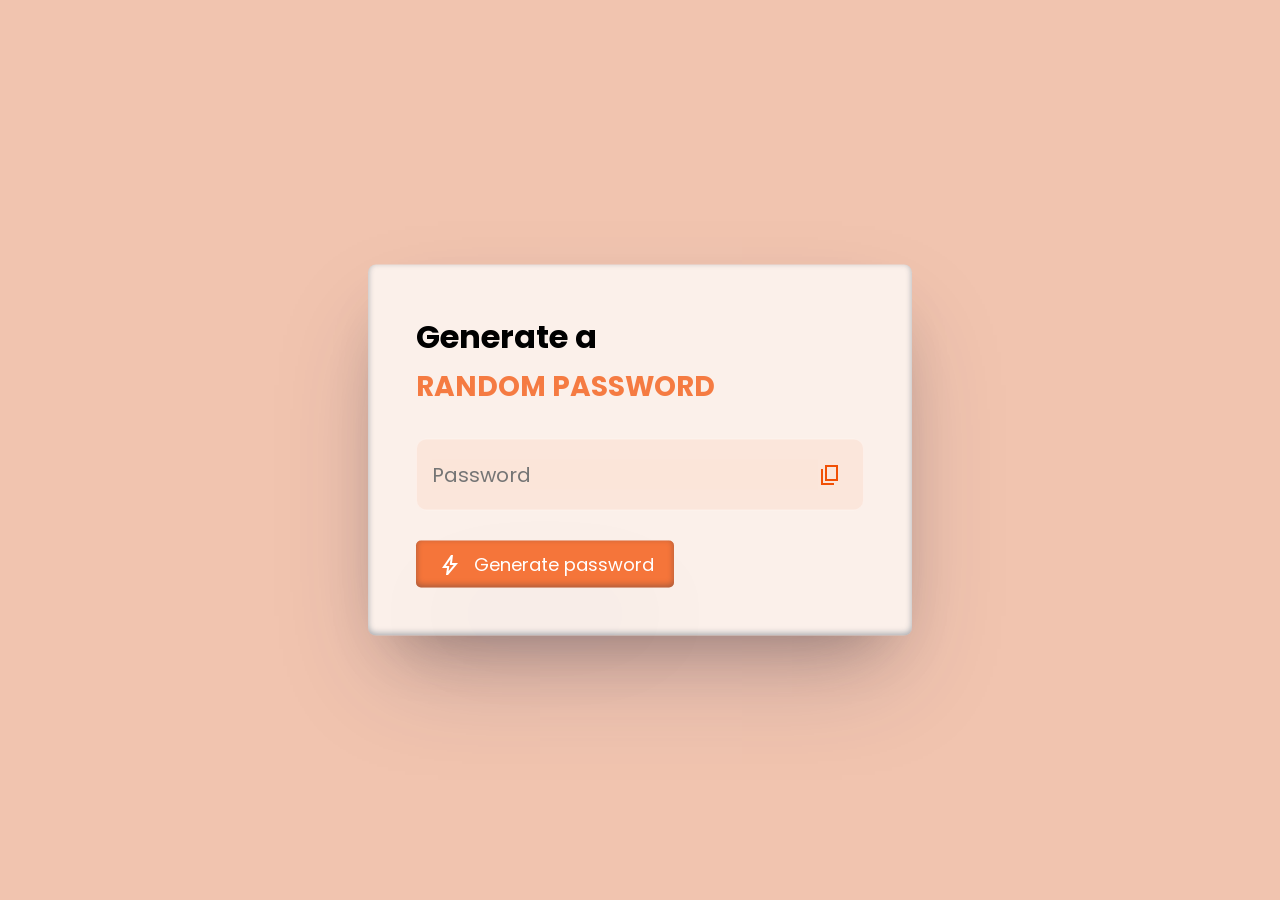
<file: Random password/index.html>
<!DOCTYPE html>
<html lang="en">
<head>
    <meta charset="UTF-8">
    <meta http-equiv="X-UA-Compatible" content="IE=edge">
    <meta name="viewport" content="width=device-width, initial-scale=1.0">
    <title>Random password generator</title>
    <link rel="stylesheet" href="style1.css">
    <link href="https://fonts.googleapis.com/icon?family=Material+Icons+Sharp" rel="stylesheet">
    <link rel="stylesheet"
        href="https://fonts.googleapis.com/css2?family=Material+Symbols+Sharp:opsz,wght,FILL,GRAD@48,400,0,0" />
    <link rel="preconnect" href="https://fonts.googleapis.com">
    <link rel="preconnect" href="https://fonts.gstatic.com" crossorigin>
    <link href="https://fonts.googleapis.com/css2?family=Poppins:wght@400;500;600;700&display=swap" rel="stylesheet">
</head>
<body>
    <div class="container">
        <h1>Generate a <br><span>Random password</span></h1>
        <div class="display">
            <input type="text" id="password" placeholder="Password">
            <span class="material-symbols-sharp" onclick="copyPassword()">content_copy</span>
        </div>
        <button onclick="randomPassword()"><span class="material-symbols-sharp">bolt</span>Generate password</button>
    </div>
    <script src="script1.js"></script>
</body>
</html>
</file>
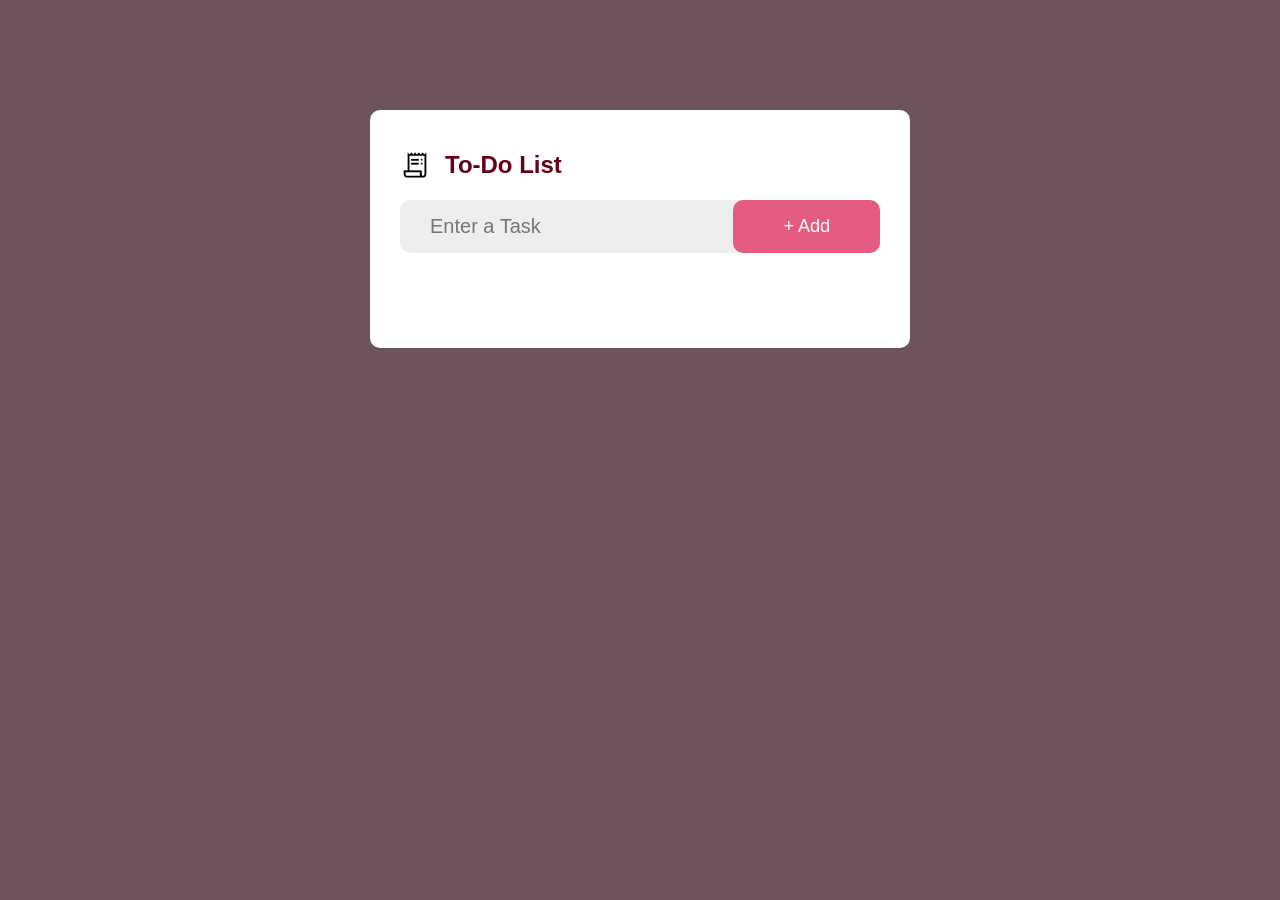
<file: To-Do-List/index.html>
<!DOCTYPE html>
<html lang="en">

<head>
    <meta charset="UTF-8">
    <meta http-equiv="X-UA-Compatible" content="IE=edge">
    <meta name="viewport" content="width=device-width, initial-scale=1.0">
    <title>Daily Hint</title>
    <link rel="stylesheet" href="style2.css">
</head>

<body>
    <div class="container">
        <div class="todo">
            <h2><img src="images/1.png">To-Do List</h2>
            <div class="search">
                <input type="text " id="input-box" placeholder="Enter a Task">
                <button onclick="addTask()">+ Add</button>
            </div>
            <span class="invalid">Please enter a Task!!</span>
            <ul id="list">
                <!--<li class="checked">Task 1</li>
            <li>Task 2</li>
            <li>Task 3</li>-->
            </ul>
        </div>
    </div>
    <script src="script2.js"></script>
    
</body>

</html>
</file>
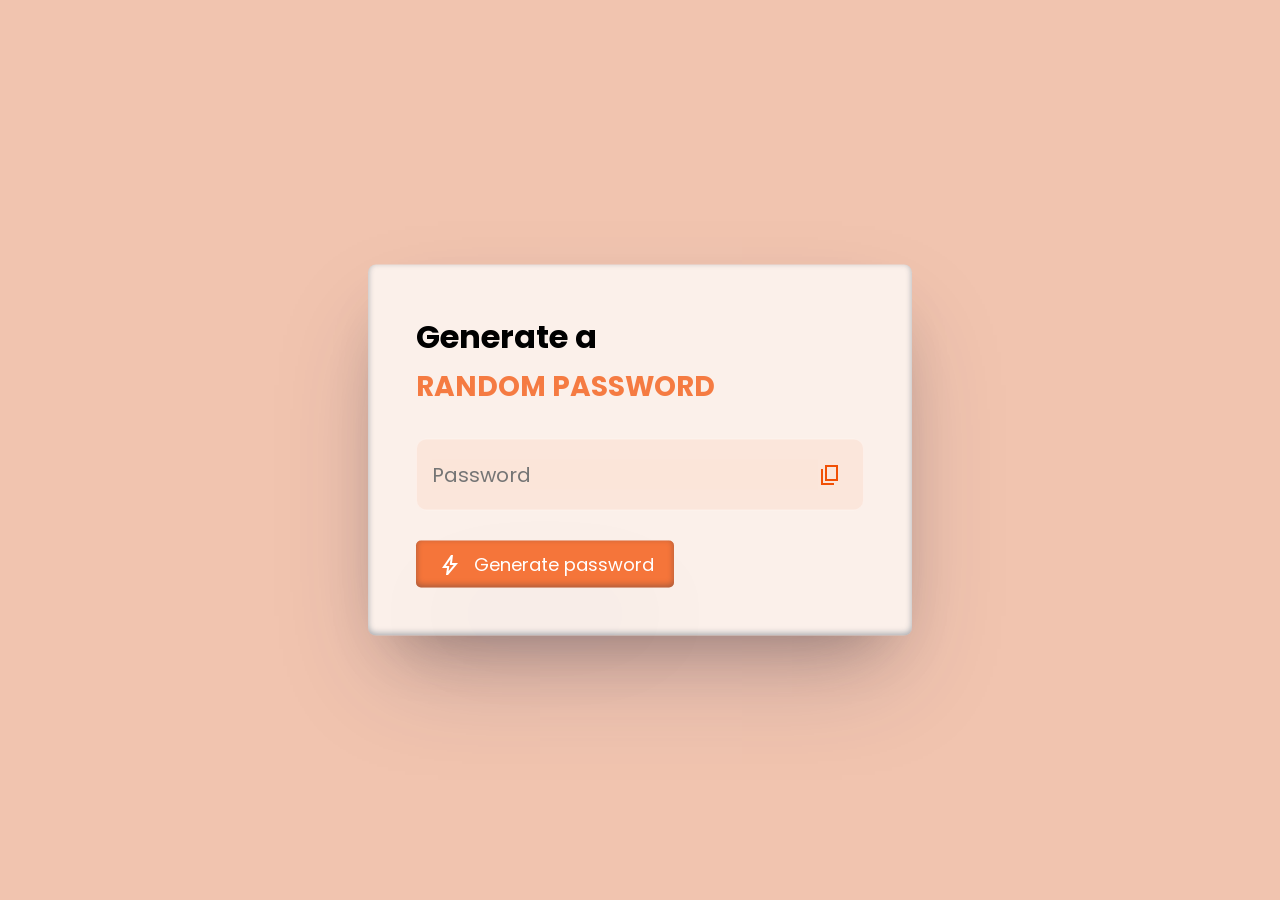
<file: password.html>
<!DOCTYPE html>
<html lang="en">
<head>
    <meta charset="UTF-8">
    <meta http-equiv="X-UA-Compatible" content="IE=edge">
    <meta name="viewport" content="width=device-width, initial-scale=1.0">
    <title>Random password generator</title>
    <link rel="stylesheet" href="password.css">
    <link href="https://fonts.googleapis.com/icon?family=Material+Icons+Sharp" rel="stylesheet">
    <link rel="stylesheet"
        href="https://fonts.googleapis.com/css2?family=Material+Symbols+Sharp:opsz,wght,FILL,GRAD@48,400,0,0" />
    <link rel="preconnect" href="https://fonts.googleapis.com">
    <link rel="preconnect" href="https://fonts.gstatic.com" crossorigin>
    <link href="https://fonts.googleapis.com/css2?family=Poppins:wght@400;500;600;700&display=swap" rel="stylesheet">
</head>
<body>
    <div class="container">
        <h1>Generate a <br><span>Random password</span></h1>
        <div id="copy-message"></div>
        <div class="display">
            <input type="text" id="password" placeholder="Password">
            <span class="material-symbols-sharp" onclick="copyPassword()">content_copy</span>
            
        </div>
        
        <button onclick="randomPassword()"><span class="material-symbols-sharp">bolt</span>Generate password</button>
    </div>
    <script src="password.js"></script>
</body>
</html>
</file>
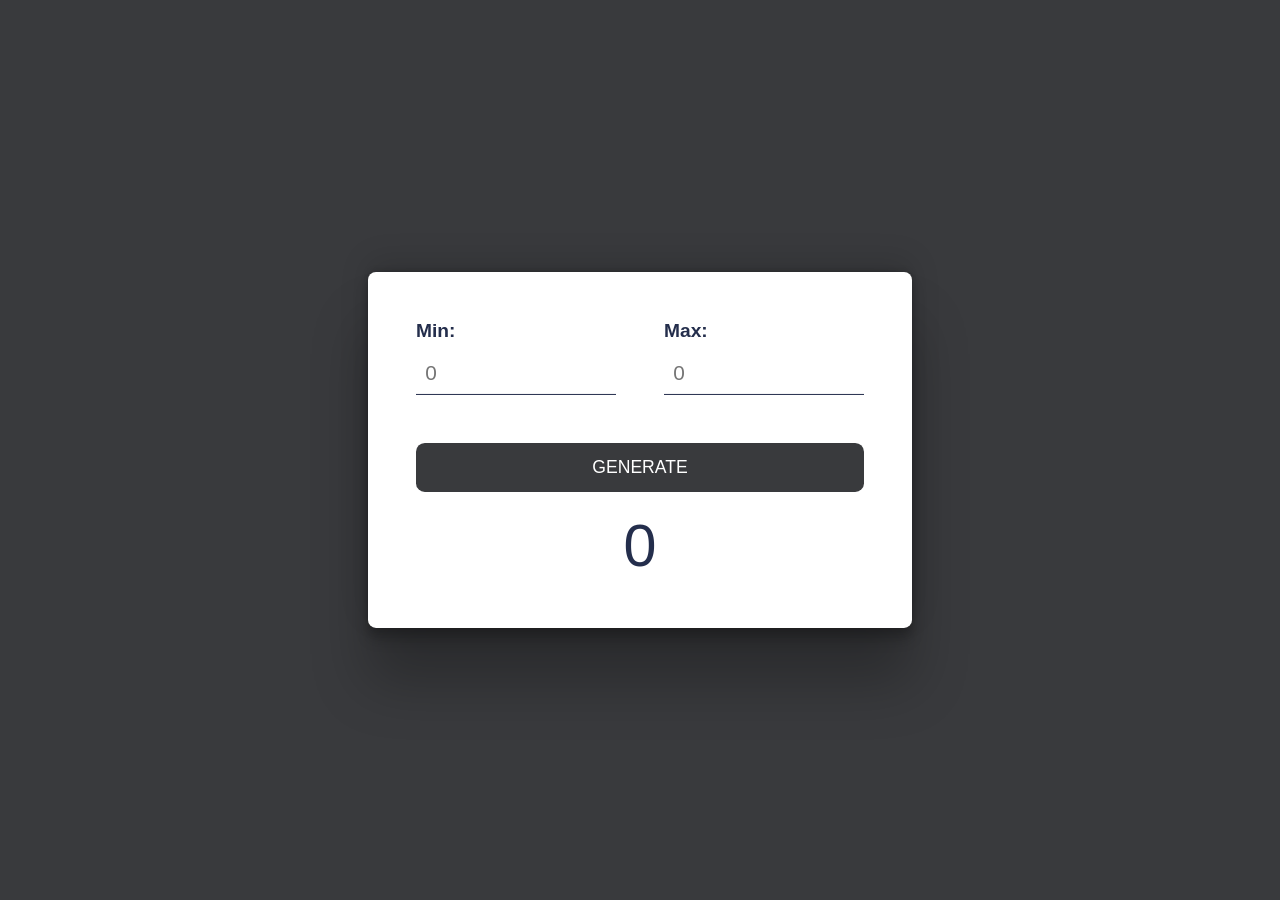
<file: random.html>
<!DOCTYPE html>
<html lang="en">
<head>
    <meta charset="UTF-8">
    <meta http-equiv="X-UA-Compatible" content="IE=edge">
    <meta name="viewport" content="width=device-width, initial-scale=1.0">
    <title>Random number Generator</title>
    <link rel="stylesheet" href="random.css">
</head>
<body>
    <div class="container">
        <div class="wrapper">
            <div class="input-wrap">
                <label for="min">Min:</label>
                <input type="number" id="min" placeholder="0">
            </div>
            <div class="input-wrap">
                <label for="max">Max:</label>
                <input type="number" id="max" placeholder="0">
            </div>
        </div>
        <button id="generate">Generate</button>
        <div id="result"></div>
    </div>
    <script src="random.js"></script>
</body>
</html>
</file>
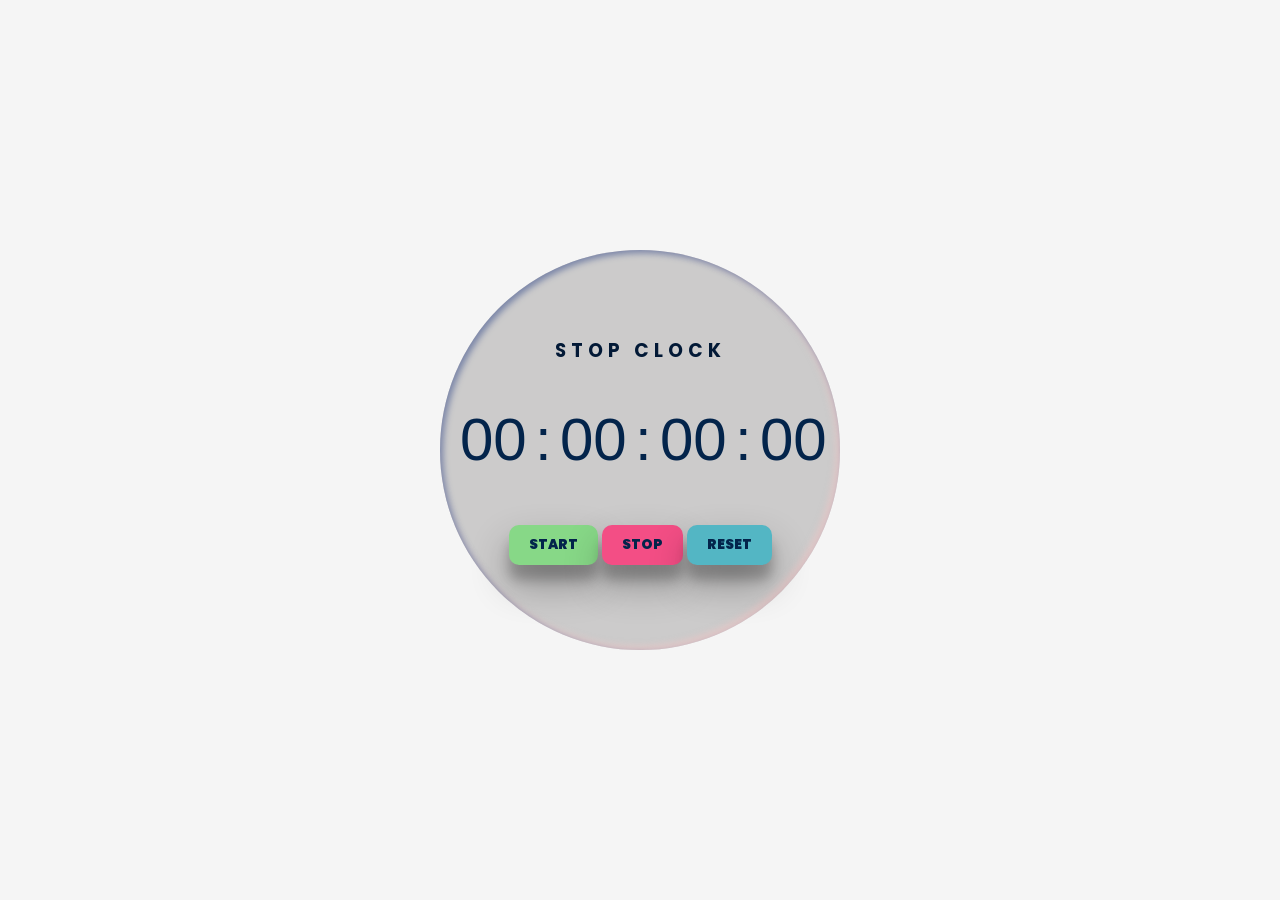
<file: stop.html>
<!DOCTYPE html>
<html lang="en">

<head>
    <meta charset="UTF-8">
    <meta http-equiv="X-UA-Compatible" content="IE=edge">
    <meta name="viewport" content="width=device-width, initial-scale=1.0">
    <title>STOP WATCH</title>
    <link rel="stylesheet" href="stop.css">
    <link rel="preconnect" href="https://fonts.googleapis.com">
    <link rel="preconnect" href="https://fonts.gstatic.com" crossorigin>
    <link href="https://fonts.googleapis.com/css2?family=Poppins:wght@400;500;600&display=swap" rel="stylesheet">
</head>

<body>
    <div class="box">
        <h3>Stop Clock</h3>
        <div class="frame">
            <div class="hrs">00</div>
            <div class="colon">:</div>
            <div class="min">00</div>
            <div class="colon">:</div>
            <div class="sec">00</div>
            <div class="colon">:</div>
            <div class="ms">00</div>
        </div>
        <div class="buttons">
            <button class="start">Start</button>
            <button class="stop">Stop</button>
            <button class="reset">Reset</button>
        </div>
    </div>
    <script src="stop.js"></script>
</body>

</html>
</file>
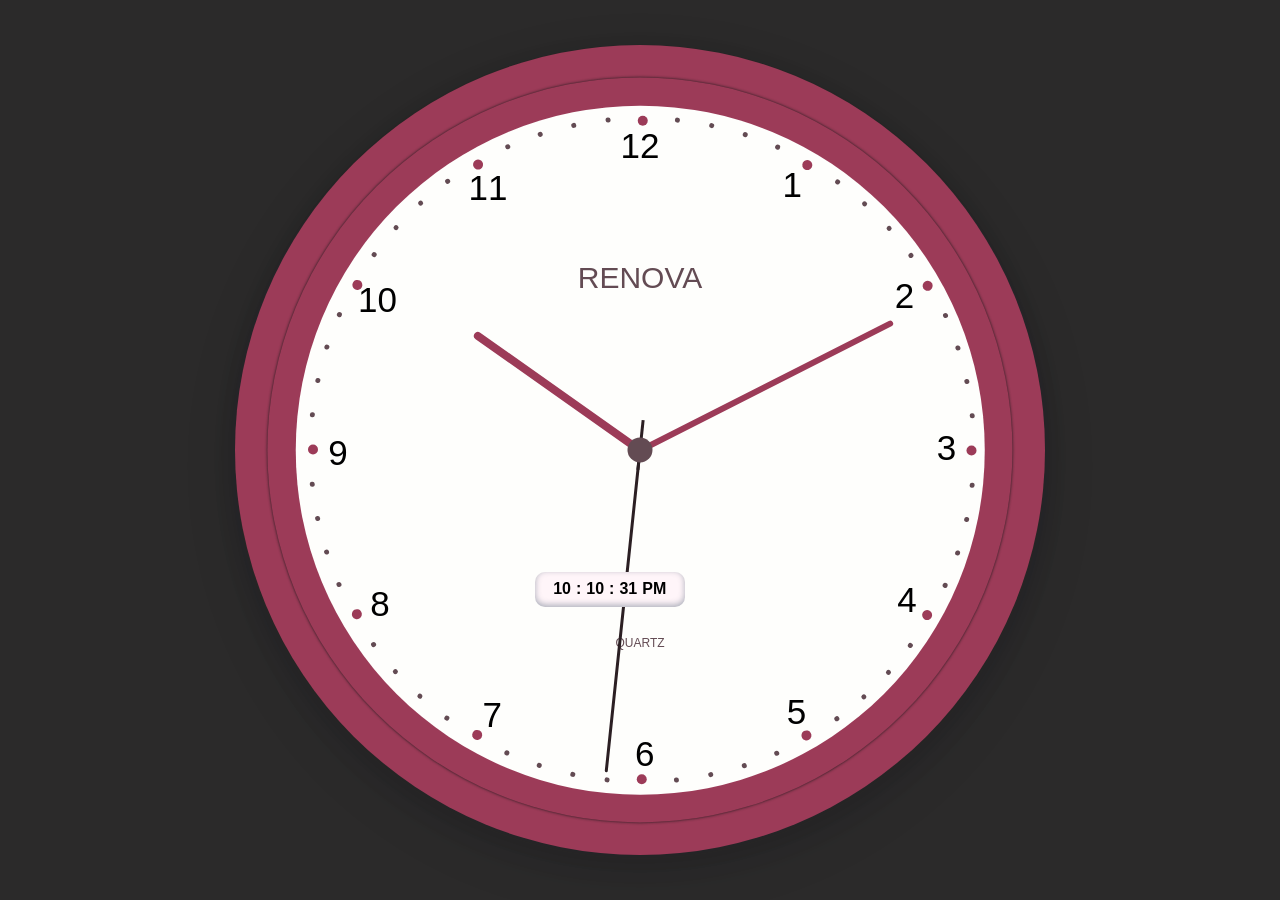
<file: Analog &digital clock/analog.html>
<!DOCTYPE html>
<html lang="en">
<head>
    <meta charset="UTF-8">
    <meta http-equiv="X-UA-Compatible" content="IE=edge">
    <meta name="viewport" content="width=device-width, initial-scale=1.0">
    <title>Clock</title>
    <link rel="stylesheet" href="analog.css">
</head>
<body>
    <div class="clock">
    <div class="clock-inner-bg"></div>
    <div class="clock-inner-bg">
      <div class="clock-markers">
        <div class="clock-mark"></div>
        <div class="clock-mark"></div>
        <div class="clock-mark"></div>
        <div class="clock-mark"></div>
        <div class="clock-mark"></div>
        <div class="clock-mark"></div>
        <div class="clock-mark"></div>
        <div class="clock-mark"></div>
        <div class="clock-mark"></div>
        <div class="clock-mark"></div>
        <div class="clock-mark"></div>
        <div class="clock-mark"></div>
        <div class="clock-mark"></div>
        <div class="clock-mark"></div>
        <div class="clock-mark"></div>
        <div class="clock-mark"></div>
        <div class="clock-mark"></div>
        <div class="clock-mark"></div>
        <div class="clock-mark"></div>
        <div class="clock-mark"></div>
        <div class="clock-mark"></div>
        <div class="clock-mark"></div>
        <div class="clock-mark"></div>
        <div class="clock-mark"></div>
        <div class="clock-mark"></div>
        <div class="clock-mark"></div>
        <div class="clock-mark"></div>
        <div class="clock-mark"></div>
        <div class="clock-mark"></div>
        <div class="clock-mark"></div>
        <div class="clock-mark"></div>
        <div class="clock-mark"></div>
        <div class="clock-mark"></div>
        <div class="clock-mark"></div>
        <div class="clock-mark"></div>
        <div class="clock-mark"></div>
        <div class="clock-mark"></div>
        <div class="clock-mark"></div>
        <div class="clock-mark"></div>
        <div class="clock-mark"></div>
        <div class="clock-mark"></div>
        <div class="clock-mark"></div>
        <div class="clock-mark"></div>
        <div class="clock-mark"></div>
        <div class="clock-mark"></div>
        <div class="clock-mark"></div>
        <div class="clock-mark"></div>
        <div class="clock-mark"></div>
        <div class="clock-mark"></div>
        <div class="clock-mark"></div>
        <div class="clock-mark"></div>
        <div class="clock-mark"></div>
        <div class="clock-mark"></div>
        <div class="clock-mark"></div>
        <div class="clock-mark"></div>
        <div class="clock-mark"></div>
        <div class="clock-mark"></div>
        <div class="clock-mark"></div>
        <div class="clock-mark"></div>
        <div class="clock-mark"></div>
      </div>
    </div>
    <div class="needle hrs"></div>
    <div class="needle min"></div>
    <div class="needle sec"></div>
    <div class="clock-center"></div>
   
    <div class="time">
      <div class="hour">00</div>
      <div>:</div>
      <div class="minute">00</div>
      <div>:</div>
      <div class="second">00</div>
      <div class="ampm">AM</div>
    </div>
  </div>
  <script src="analog.js"></script>
</body>
</html>
</file>
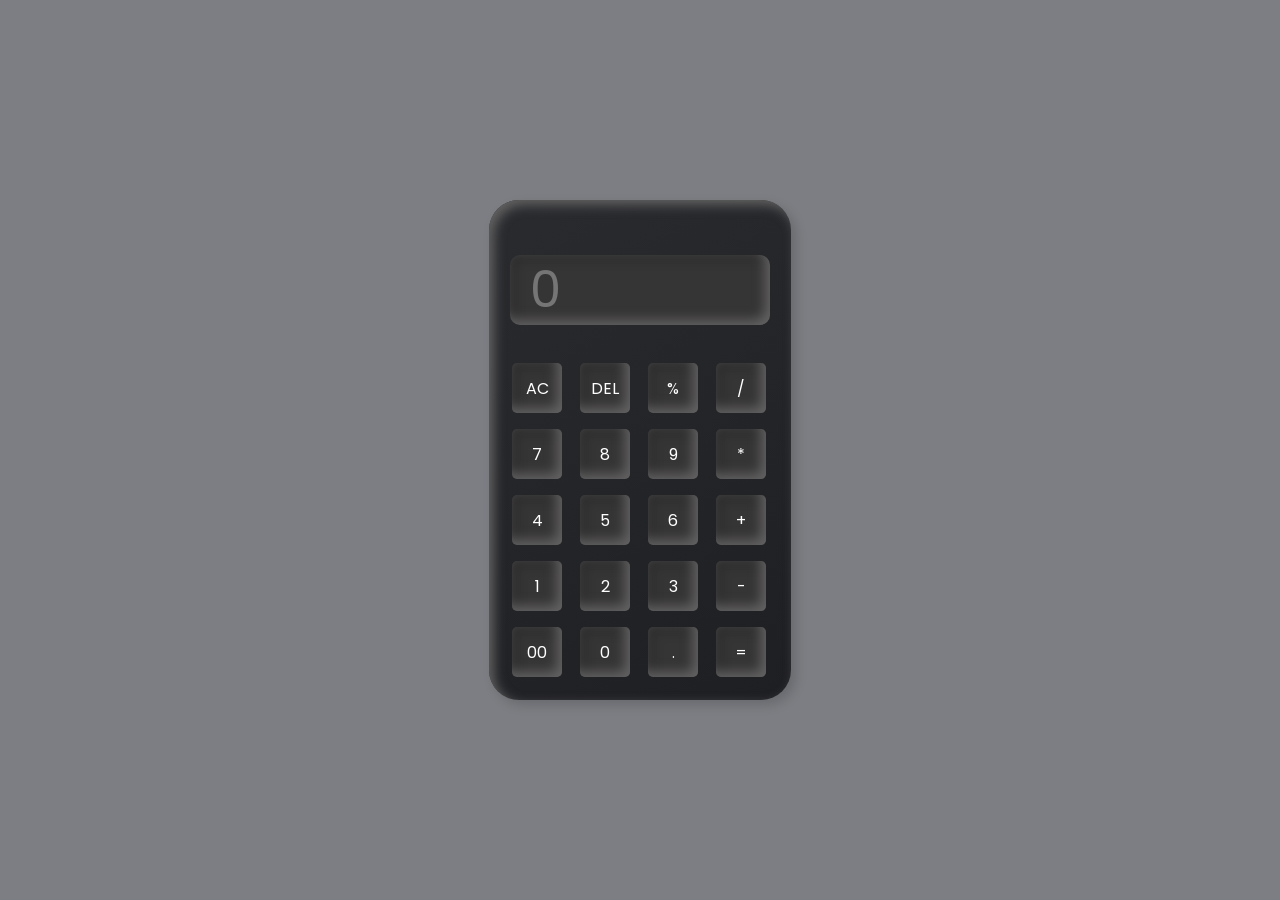
<file: Calculator/calculator.html>
<!DOCTYPE html>
<html lang="en">

<head>
    <meta charset="UTF-8">
    <meta http-equiv="X-UA-Compatible" content="IE=edge">
    <meta name="viewport" content="width=device-width, initial-scale=1.0">
    <title>Calculator</title>
    <link rel="stylesheet" href="style.css">
    <link rel="preconnect" href="https://fonts.googleapis.com">
    <link rel="preconnect" href="https://fonts.gstatic.com" crossorigin>
    <link href="https://fonts.googleapis.com/css2?family=Poppins:wght@400;500;600&display=swap" rel="stylesheet">
</head>

<body>
    <div class="container">
        <div class="calculator">

            <input type="text" id="inputBox" placeholder="0" />

            <button onclick="Clear()">AC</button>
            <button onclick="del()">DEL</button>
            <button onclick="display('%')">%</button>
            <button onclick="display('/')">/</button>
            <button onclick="display('7')">7</button>
            <button onclick="display('8')">8</button>
            <button onclick="display('9')">9</button>
            <button onclick="display('*')">*</button>
            <button onclick="display('4')">4</button>
            <button onclick="display('5')">5</button>
            <button onclick="display('6')">6</button>
            <button onclick="display('+')">+</button>
            <button onclick="display('1')">1</button>
            <button onclick="display('2')">2</button>
            <button onclick="display('3')">3</button>
            <button onclick="display('-')">-</button>
            <button onclick="display('00')">00</button>
            <button onclick="display('0')">0</button>
            <button onclick="display('.')">.</button>
            <button onclick="calculate('=')">=</button>

        </div>
    </div>

    <script src="script.js"></script>
</body>

</html>
</file>
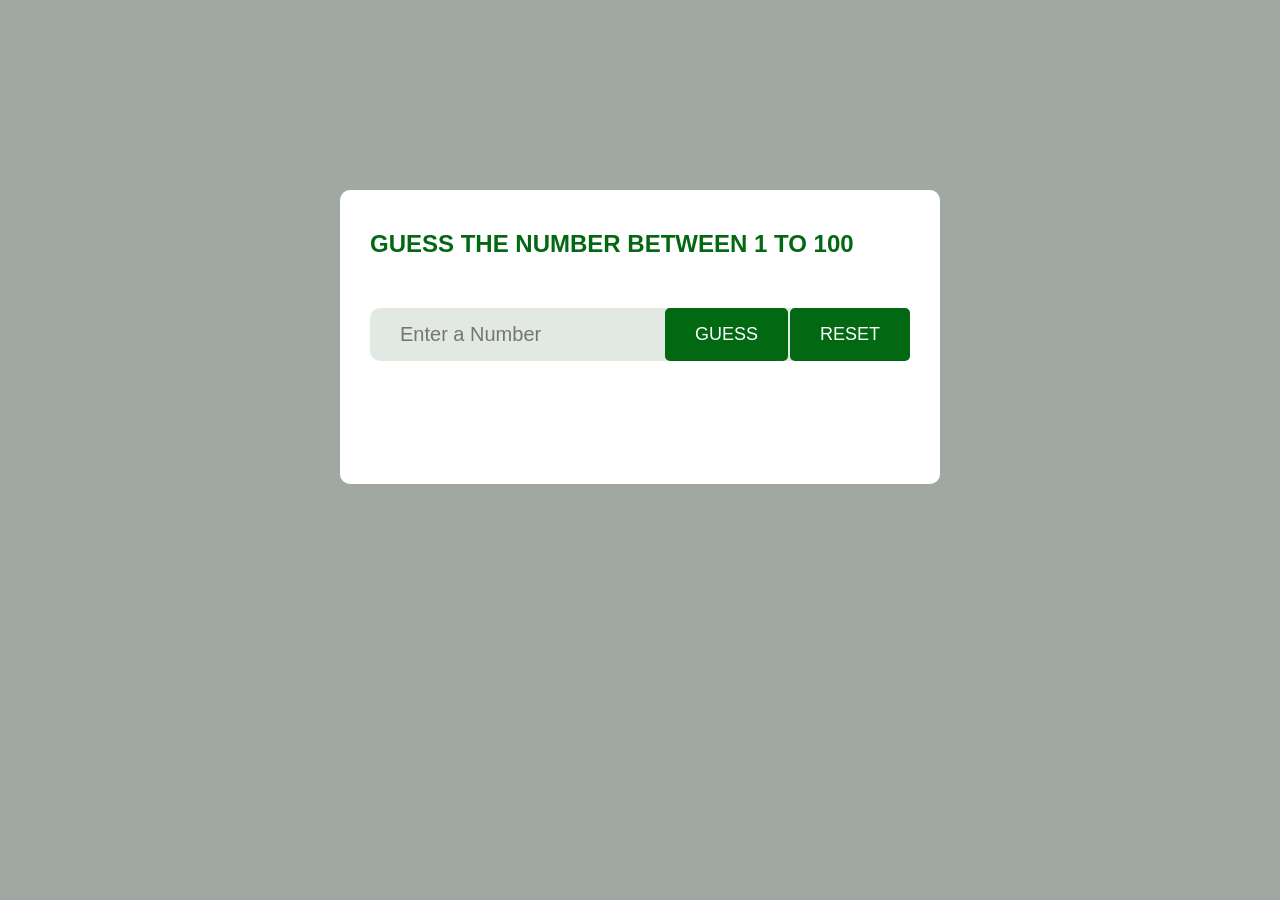
<file: Guess number/guess.html>
<!DOCTYPE html>
<html lang="en">
<head>
    <meta charset="UTF-8">
    <meta http-equiv="X-UA-Compatible" content="IE=edge">
    <meta name="viewport" content="width=device-width, initial-scale=1.0">
    <title>Guess the number</title>
    <link rel="stylesheet" href="guess.css">
</head>
<body>
    <div class="container">
        <div class="guess">
            <h2>Guess the number between 1 to 100</h2>
            <div class="search">
                <input type="number" id="input-box" placeholder="Enter a Number">
                <button id="submit" onclick="guessNumber()">Guess</button>
                <button id="reset">Reset</button>
            </div>
            <span id="output" ></span>           
        </div>
    </div>

    <script src="guess.js"></script>
</body>
</html>
</file>
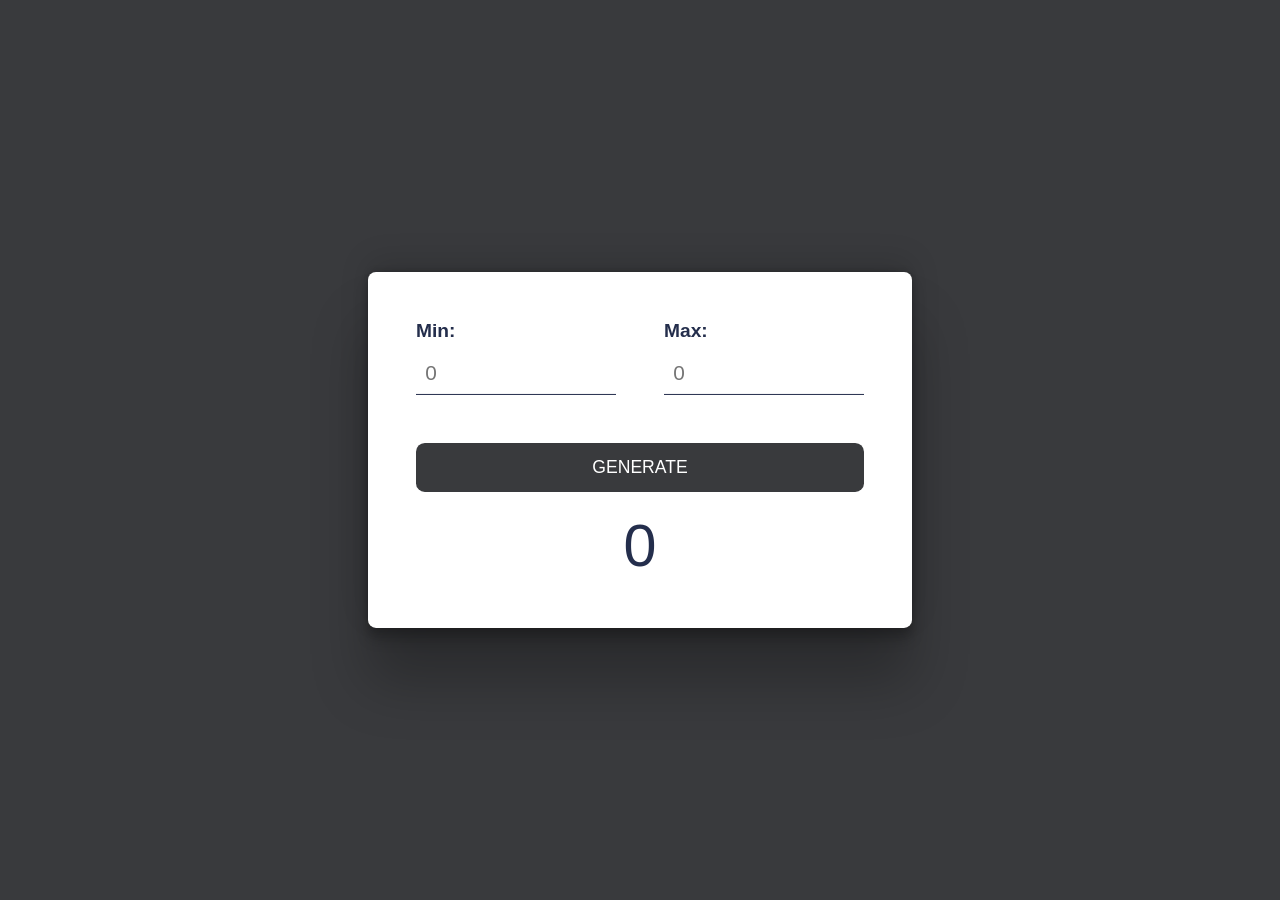
<file: Random/random.html>
<!DOCTYPE html>
<html lang="en">
<head>
    <meta charset="UTF-8">
    <meta http-equiv="X-UA-Compatible" content="IE=edge">
    <meta name="viewport" content="width=device-width, initial-scale=1.0">
    <title>Random number Generator</title>
    <link rel="stylesheet" href="random.css">
</head>
<body>
    <div class="container">
        <div class="wrapper">
            <div class="input-wrap">
                <label for="min">Min:</label>
                <input type="number" id="min" placeholder="0">
            </div>
            <div class="input-wrap">
                <label for="max">Max:</label>
                <input type="number" id="max" placeholder="0">
            </div>
        </div>
        <button id="generate">Generate</button>
        <div id="result"></div>
    </div>
    <script src="random.js"></script>
</body>
</html>
</file>
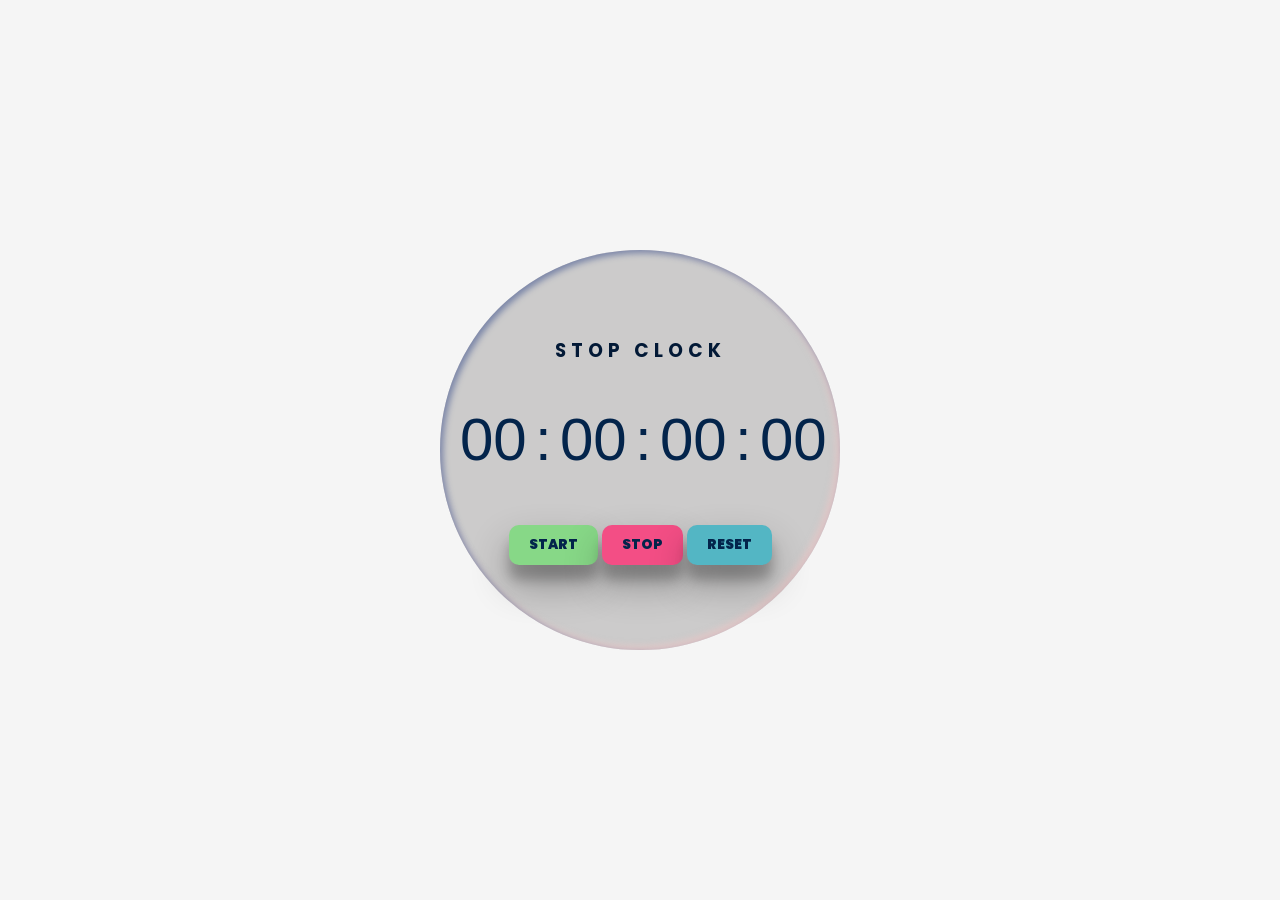
<file: Stop clock/stop.html>
<!DOCTYPE html>
<html lang="en">

<head>
    <meta charset="UTF-8">
    <meta http-equiv="X-UA-Compatible" content="IE=edge">
    <meta name="viewport" content="width=device-width, initial-scale=1.0">
    <title>STOP WATCH</title>
    <link rel="stylesheet" href="stop.css">
    <link rel="preconnect" href="https://fonts.googleapis.com">
    <link rel="preconnect" href="https://fonts.gstatic.com" crossorigin>
    <link href="https://fonts.googleapis.com/css2?family=Poppins:wght@400;500;600&display=swap" rel="stylesheet">
</head>

<body>
    <div class="box">
        <h3>Stop Clock</h3>
        <div class="frame">
            <div class="hrs">00</div>
            <div class="colon">:</div>
            <div class="min">00</div>
            <div class="colon">:</div>
            <div class="sec">00</div>
            <div class="colon">:</div>
            <div class="ms">00</div>
        </div>
        <div class="buttons">
            <button class="start">Start</button>
            <button class="stop">Stop</button>
            <button class="reset">Reset</button>
        </div>
    </div>
    <script src="stop.js"></script>
</body>

</html>
</file>
<file: Random password/style1.css>
*{
  margin: 0;
  padding: 0;
  font-family: 'poppins', sans-serif;
  box-sizing: border-box;
}
body{
    height: 100vh;
    background: rgb(241, 196, 175);
}
.container{
    background: #ffffffbd;
    width:85vw;
    max-width: 34em;
    position: absolute;
    transform: translate(-50%,-50%);
    top: 50%;
    left: 50%;
    padding: 3em;
    border-radius: 0.5em;
    box-shadow: rgba(50, 50, 93, 0.25) 0px 50px 100px -20px, 
    rgba(0, 0, 0, 0.3) 0px 30px 60px -30px, 
    rgba(10, 37, 64, 0.35) 0px -2px 6px 0px inset;
}
h1 span{
    color:#f57b42;
    font-size: 28px;
    text-transform: uppercase;
}
.display{
    width: 100%;
    margin-top: 30px;
    margin-bottom: 30px;
    border: 1px solid #ffffff62;
    background-color: #f57b4215;
    color:#333;
    display: flex;
    align-items: center;
    justify-content: space-between;
    padding: 20px 15px;
    border-radius: 10px;
   
}
.display span{
    width:30px;
    cursor: pointer;
    color:#f15006;
}

.display input{
    border: 0;
    outline: 0;
    font-size: 20px;
    background-color: #f57b4202;

}
.container button span{
    width: 28px;
    margin-right: 10px;

}
.container button{
    border: 0;
    outline: 0;
    background: #f5753a;
    color: #fff;
    font-size: 18px;
    font-weight: 300px;
    display: flex;
    align-items: center;
    justify-content: center;
    padding: 10px 20px;
    border-radius: 5px;
    cursor: pointer;
    box-shadow: rgba(50, 50, 93, 0.25) 0px 50px 100px -20px, rgba(0, 0, 0, 0.3) 0px 30px 60px -30px, rgba(10, 37, 64, 0.35) 0px -2px 6px 0px inset;
}
.container button:hover{
    background-color:#f1500680;
}
</file>
<file: To-Do-List/style2.css>
*{
    margin: 0;
    padding: 0;
    font-family: 'poppins', sans-serif;
    box-sizing: border-box;
}
.container{
    width: 100%;
    min-height: 100vh;
    background: #6d545b;
    padding: 10px;
}
.todo{
    width: 100%;
    max-width: 540px;
    background: #fff;
    margin: 100px auto 20px;
    padding: 40px 30px 70px;
    border-radius: 10px;
}
.todo h2{
    color: #650016;
    display: flex;
    align-items: center;
    margin-bottom: 20px;
    
}
.todo h2 img{
    width: 30px;
    margin-right: 15px;
    
}
.search{
    display: flex;
    align-items: center;
    justify-content: space-between;
    background: #edeef0;
    border-radius: 10px;
    padding-left: 20px;
    margin-bottom: 25px;
}
input{
    flex: 1;
    border: none;
    outline: none;
    background: transparent;
    padding: 10px;
    font-size: 20px;
}
.todo .invalid{
    display: none;
    top: 2px;
    padding-left: 10px;
    color:  #e45c82 ;
}
button{
    border: none;
    outline: none;
    padding: 16px 50px;
    background: #e45c82;
    color: #fff;
    font-size: 18px;
    font-weight: 500;
    cursor: pointer;
    border-radius: 10px;
}
ul li{
    list-style: none;
    font-size: 18px;
    padding: 12px 8px 12px 50px;
    user-select: none;
    cursor: pointer;
    color: black;
    position: relative;
}
ul li::before{
    content: '';
    position: absolute;
    height: 28px;
    width: 28px;
    border-radius: 50%;
    background-image: url(images/unchecked.png);
    background-size: cover;
    background-position: center;
    top: 9px;
    left: 8px;
}
ul li.checked{
    color: #969595;
    
}
ul li.checked::before{
    background-image: url(images/checked.png);
}
ul li span{
    position: absolute;
    right: 0;
    top: 5px;
    width: 40px;
    height: 40px;
    font-size: 22px;
    color: #e45c82;
    line-height: 40px;
    text-align: center;
    border-radius: 50%;
}
ul li span:hover{
    background: #d6c0c5;
    color:#a01d42;
}
ul li edit{
    position: absolute;
    right: 40px;
    top: 5px;
    width: 40px;
    height: 40px;
    font-size: 18px;
    color: #e45c82;
    line-height: 40px;
    text-align: center;
    border-radius: 50%;
}
ul li edit:hover{
    background: #d6c0c5;
    color:#a01d42;
}
</file>
<file: password.css>
*{
    margin: 0;
    padding: 0;
    font-family: 'poppins', sans-serif;
    box-sizing: border-box;
  }
  body{
      height: 100vh;
      background: rgb(241, 196, 175);
  }
  .container{
      background: #ffffffbd;
      width:85vw;
      max-width: 34em;
      position: absolute;
      transform: translate(-50%,-50%);
      top: 50%;
      left: 50%;
      padding: 3em;
      border-radius: 0.5em;
      box-shadow: rgba(50, 50, 93, 0.25) 0px 50px 100px -20px, 
      rgba(0, 0, 0, 0.3) 0px 30px 60px -30px, 
      rgba(10, 37, 64, 0.35) 0px -2px 6px 0px inset;
  }
  h1 span{
      color:#f57b42;
      font-size: 28px;
      text-transform: uppercase;
  }

  .container#copy-message {
    position: absolute;
    top: -10px; /* Move it above the input field */
    margin-right: 10px; /* Align it to the left of input */
    text-align: left;
    color: #fa9262;
    font-size: 10px;
    opacity: 0;
    transition: opacity 0.3s ease-in-out;
    pointer-events: none;
}

  .display{
      width: 100%;
      margin-top: 30px;
      margin-bottom: 30px;
      border: 1px solid #ffffff62;
      background-color: #f57b4215;
      color:#333;
      display: flex;
      align-items: center;
      justify-content: space-between;
      padding: 20px 15px;
      border-radius: 10px;
     
  }
  .display span{
      width:30px;
      cursor: pointer;
      color:#f15006;
  }
  
  .display input{
      border: 0;
      outline: 0;
      font-size: 20px;
      background-color: #f57b4202;
  
  }
  .container button span{
      width: 28px;
      margin-right: 10px;
  
  }

 

  .container button{
      border: 0;
      outline: 0;
      background: #f5753a;
      color: #fff;
      font-size: 18px;
      font-weight: 300px;
      display: flex;
      align-items: center;
      justify-content: center;
      padding: 10px 20px;
      border-radius: 5px;
      cursor: pointer;
      box-shadow: rgba(50, 50, 93, 0.25) 0px 50px 100px -20px, rgba(0, 0, 0, 0.3) 0px 30px 60px -30px, rgba(10, 37, 64, 0.35) 0px -2px 6px 0px inset;
  }
  .container button:hover{
      background-color:#f1500680;
  }
</file>
<file: random.css>
*{
    padding: 0;
    margin: 0;
    box-sizing: border-box;
    font-family: "poppins", sans-serif;
}
body{
    height: 100vh;
    background: rgb(57, 58, 61);
}
.container{
    background: #fff;
    width:85vw;
    max-width: 34em;
    position: absolute;
    transform: translate(-50%,-50%);
    top: 50%;
    left: 50%;
    padding: 3em;
    border-radius: 0.5em;
    box-shadow: rgba(0, 0, 0, 0.25) 0px 54px 55px, rgba(0, 0, 0, 0.12) 0px -12px 30px, rgba(0, 0, 0, 0.12) 0px 4px 6px, rgba(0, 0, 0, 0.17) 0px 12px 13px, rgba(0, 0, 0, 0.09) 0px -3px 5px;
}
.wrapper{
    display: flex;
    justify-content: space-between;
    gap: 3em;
}
label{
    font-size: 1.2em;
    font-weight: 600;
    color: #242e4c;
}
input {
    display: block;
    width: 100%;
    font-size: 1.3em;
    border: none;
    color: #444b5f;
    border-bottom: 1.5px solid #242e4c;
    padding: 0.45em;
    margin-top: 0.45em;
    outline: none;      
}
input:focus{
    border-color: rgb(57, 58, 61);
}
button#generate{
    display: block;
    width: 100%;
    font-size: 1.1em;
    margin: 2.7em 0 1.1em 0;
    background-color: rgb(57, 58, 61);
    text-transform: uppercase;
    padding: 0.8em 0;
    border: none;
    border-radius: 0.5em;
    cursor: pointer;
    color: #fff;
}
#result{
    text-align: center;
    font-size: 3.7em;
    font-size: 600;
    color: #242e4c;
}
</file>
<file: stop.css>
*{
    margin:0;
    padding: 0;
    box-sizing: border-box;
    font-family: 'poppins', sans-serif;
}
body{
    background-color: whitesmoke;
    height: 100vh;
    width: 100vw;
    display: flex;
    align-items: center;
    justify-content: center;
}
.box {
    background-color: rgba(119, 116, 116, 0.329);
    color: rgb(3, 36, 75);
    height: 400px;
    width: 400px;
    border-radius: 50%;
    display: flex;
    justify-content: center;
    align-items: center;
    flex-direction: column;
    user-select: none;
    cursor: pointer;
    box-shadow: rgb(121, 133, 168) 3px 3px 6px 0px inset,
     rgba(248, 195, 195, 0.5) -3px -3px 6px 1px inset;
}

.frame {
    display: flex;
    gap: 15px;
    justify-content: space-between;
}
h3 {
    font-weight: 700;
    color: rgb(2, 25, 54);
    text-transform: uppercase;
    letter-spacing: 5px; 
    margin-bottom: 50px;
}

.hrs,
.min,
.sec,
.ms,
.colon {
    width: 60px;
    height: 60px;
    font-size: 60px;
    font-family: sans-serif;
    text-align: center;
    line-height: 50px;
    color: rgb(3, 36, 75);
}

.colon {
    width: 10px;
    height: 50px;
}

.buttons {
    margin-top: 50px;
}

.buttons button {
    border: none;
    padding: 10px 20px;
    color: rgb(3, 36, 75);
    font-weight: 900;
    border-radius: 10px;
    text-transform: uppercase;
    box-shadow: rgba(0, 0, 0, 0.3) 0px 19px 38px, 
    rgba(0, 0, 0, 0.22) 0px 15px 12px;
}
.start {
    background-color: #87d887;;
}

.stop {
    background-color: #f34e85;
}

.reset {
    background-color:#53b6c4 ;
}
.start-paused,
.stop-paused {
    pointer-events: none;
    opacity: 0.5;
}
</file>
<file: Analog &digital clock/analog.css>
* {
  margin: 0;
  padding: 0;
  box-sizing: border-box;
  font-family: 'poppins', sans-serif;
}

body {
  width: 100vw;
  height: 100vh;
  background: #2b2a2a;
  display: flex;
  justify-content: center;
  align-items: center;
  cursor: pointer;
}

.clock {
  width: 90vh;
  height: 90vh;
  background-color:#9c3b58;
  border-radius: 50%;
  box-shadow: rgba(17, 17, 26, 0.1) 0px 4px 16px,
   rgba(17, 17, 26, 0.1) 0px 8px 24px, 
   rgba(17, 17, 26, 0.1) 0px 16px 56px;
  position: relative;
}

.clock-inner-bg {
  width: 92%;
  height: 92%;
  box-shadow: 0 0 3px #181818;
  border-radius: 50%;
  position: absolute;
  top: 50%;
  left: 50%;
  transform: translate(-50%, -50%);
}

.clock-inner-bg:nth-of-type(2) {
  width: 85%;
  height: 85%;
  box-shadow: none;
  background-color: #fefefc;
}

.clock-inner-bg:nth-of-type(2)::before {
  content: 'RENOVA';
  color: #634b53;
  position: absolute;
  top: 25%;
  left: 50%;
  transform: translate(-50%, -50%);
  font-size: 30px;
}

.clock-inner-bg:nth-of-type(2)::after {
  content: 'QUARTZ';
  color: #634b53;
  position: absolute;
  bottom: 20%;
  left: 50%;
  transform: translate(-50%, -50%);
  font-size: 12px;
}

.clock-center {
  width: 25px;
  height: 25px;
  background-color: #634b53;
  border-radius: 50%;
  position: absolute;
  top: 50%;
  left: 50%;
  transform: translate(-50%, -50%);
  z-index: 2;
}

.needle {
  --rotation: 0;
  position: absolute;
  bottom: 50%;
  left: 50%;
  transform-origin: bottom;
  transform: translateX(-50%) rotate(calc(var(--rotation)*1deg));
  border-top-left-radius: 10px;
  border-top-right-radius: 10px;
}

.hrs {
  background: #9c3b58;
  width: 8px;
  height: 25%;
}

.min {
  background: #9c3b58;
  width: 6px;
  height: 35%;
}

.sec {
  background-color:  #2b1f23;
  width: 3px;
  height: 40%;

}

.sec::after {
  content: '';
  position: absolute;
  width: 3px;
  height: 50px;
  background-color:  #2b1f23;
  bottom: -30px;
}

.clock-mark {
  width: 5px;
  height: 50%;
  position: absolute;
  top: 0;
  left: 50%;
  transform: translateX(-50%);
  transform-origin: bottom;
}

.clock-mark::before {
  content: "";
  position: absolute;
  top: 40px;
  transform: translateX(-50%);
  font-size: 35px;
  font-weight: 500;
  color: black;
}

.clock-mark::after {
  content: "";
  width: 5px;
  height: 5px;
  border-radius: 50%;
  background-color: #634b53;
  position: absolute;
  top: 10px;
  left: 50%;
  transform: translateX(-50%);
}

.clock-mark:nth-child(1) {
  transform: rotate(0deg);
}

.clock-mark:nth-child(2) {
  transform: rotate(6deg);
}

.clock-mark:nth-child(3) {
  transform: rotate(12deg);
}

.clock-mark:nth-child(4) {
  transform: rotate(18deg);
}

.clock-mark:nth-child(5) {
  transform: rotate(24deg);
}

.clock-mark:nth-child(6) {
  transform: rotate(30deg);
}

.clock-mark:nth-child(7) {
  transform: rotate(36deg);
}

.clock-mark:nth-child(8) {
  transform: rotate(42deg);
}

.clock-mark:nth-child(9) {
  transform: rotate(48deg);
}

.clock-mark:nth-child(10) {
  transform: rotate(54deg);
}

.clock-mark:nth-child(11) {
  transform: rotate(60deg);
}

.clock-mark:nth-child(12) {
  transform: rotate(66deg);
}

.clock-mark:nth-child(13) {
  transform: rotate(72deg);
}

.clock-mark:nth-child(14) {
  transform: rotate(78deg);
}

.clock-mark:nth-child(15) {
  transform: rotate(84deg);
}

.clock-mark:nth-child(16) {
  transform: rotate(90deg);
}

.clock-mark:nth-child(17) {
  transform: rotate(96deg);
}

.clock-mark:nth-child(18) {
  transform: rotate(102deg);
}

.clock-mark:nth-child(19) {
  transform: rotate(108deg);
}

.clock-mark:nth-child(20) {
  transform: rotate(114deg);
}

.clock-mark:nth-child(21) {
  transform: rotate(120deg);
}

.clock-mark:nth-child(22) {
  transform: rotate(126deg);
}

.clock-mark:nth-child(23) {
  transform: rotate(132deg);
}

.clock-mark:nth-child(24) {
  transform: rotate(138deg);
}

.clock-mark:nth-child(25) {
  transform: rotate(144deg);
}

.clock-mark:nth-child(26) {
  transform: rotate(150deg);
}

.clock-mark:nth-child(27) {
  transform: rotate(156deg);
}

.clock-mark:nth-child(28) {
  transform: rotate(162deg);
}

.clock-mark:nth-child(29) {
  transform: rotate(168deg);
}

.clock-mark:nth-child(30) {
  transform: rotate(174deg);
}

.clock-mark:nth-child(31) {
  transform: rotate(180deg);
}

.clock-mark:nth-child(32) {
  transform: rotate(186deg);
}

.clock-mark:nth-child(33) {
  transform: rotate(192deg);
}

.clock-mark:nth-child(34) {
  transform: rotate(198deg);
}

.clock-mark:nth-child(35) {
  transform: rotate(204deg);
}

.clock-mark:nth-child(36) {
  transform: rotate(210deg);
}

.clock-mark:nth-child(37) {
  transform: rotate(216deg);
}

.clock-mark:nth-child(38) {
  transform: rotate(222deg);
}

.clock-mark:nth-child(39) {
  transform: rotate(228deg);
}

.clock-mark:nth-child(40) {
  transform: rotate(234deg);
}

.clock-mark:nth-child(41) {
  transform: rotate(240deg);
}

.clock-mark:nth-child(42) {
  transform: rotate(246deg);
}

.clock-mark:nth-child(43) {
  transform: rotate(252deg);
}

.clock-mark:nth-child(44) {
  transform: rotate(258deg);
}

.clock-mark:nth-child(45) {
  transform: rotate(264deg);
}

.clock-mark:nth-child(46) {
  transform: rotate(270deg);
}

.clock-mark:nth-child(47) {
  transform: rotate(276deg);
}

.clock-mark:nth-child(48) {
  transform: rotate(282deg);
}

.clock-mark:nth-child(49) {
  transform: rotate(288deg);
}

.clock-mark:nth-child(50) {
  transform: rotate(294deg);
}

.clock-mark:nth-child(51) {
  transform: rotate(300deg);
}

.clock-mark:nth-child(52) {
  transform: rotate(306deg);
}

.clock-mark:nth-child(53) {
  transform: rotate(312deg);
}

.clock-mark:nth-child(54) {
  transform: rotate(318deg);
}

.clock-mark:nth-child(55) {
  transform: rotate(324deg);
}

.clock-mark:nth-child(56) {
  transform: rotate(330deg);
}

.clock-mark:nth-child(57) {
  transform: rotate(336deg);
}

.clock-mark:nth-child(58) {
  transform: rotate(342deg);
}

.clock-mark:nth-child(59) {
  transform: rotate(348deg);
}

.clock-mark:nth-child(60) {
  transform: rotate(354deg);
}

.clock-mark:nth-child(1)::before {
  content: "12";
  transform: translate(-50%, -50%) rotate(-0deg);
}

.clock-mark:nth-child(6)::before {
  content: "1";
  transform: translate(-50%, -50%) rotate(-30deg);
}

.clock-mark:nth-child(11)::before {
  content: "2";
  transform: translate(-50%, -50%) rotate(-60deg);
}


.clock-mark:nth-child(16)::before {
  content: "3";
  transform: translate(-50%, -50%) rotate(-90deg);
}

.clock-mark:nth-child(21)::before {
  content: "4";
  transform: translate(-50%, -50%) rotate(-120deg);
}

.clock-mark:nth-child(26)::before {
  content: "5";
  transform: translate(-50%, -50%) rotate(-150deg);
}

.clock-mark:nth-child(31)::before {
  content: "6";
  transform: translate(-50%, -50%) rotate(-180deg);
}

.clock-mark:nth-child(36)::before {
  content: "7";
  transform: translate(-50%, -50%) rotate(-210deg);
}

.clock-mark:nth-child(41)::before {
  content: "8";
  transform: translate(-50%, -50%) rotate(-240deg);
}

.clock-mark:nth-child(46)::before {
  content: "9";
  transform: translate(-50%, -50%) rotate(-270deg);
}

.clock-mark:nth-child(51)::before {
  content: "10";
  transform: translate(-50%, -50%) rotate(-300deg);
}

.clock-mark:nth-child(56)::before {
  content: "11";
  transform: translate(-50%, -50%) rotate(-330deg);
}

.clock-mark:nth-child(5n+1)::after {
  width: 10px;
  height: 10px;
  background-color:#9c3b58;
}

.time {
  top: 65%;
  left: 37%;
  position: absolute;
  width: 150px;
  height: 35px;
  display: flex;
  justify-content: center;
  align-items: center;
  box-shadow: rgba(50, 50, 93, 0.25) 0px 50px 100px -20px,
    rgba(0, 0, 0, 0.3) 0px 30px 60px -30px,
    rgba(10, 37, 64, 0.35) 0px -2px 6px 0px inset;
  border-radius: 10px;
  color: black;
  gap: 5px;
  background-color: rgb(255, 245, 249);
  font-weight: 700;
}
</file>
<file: Calculator/style.css>
*{
    margin: 0;
    padding: 0;
    box-sizing: border-box;
    background:  #7d7e83;
    font-family: 'poppins', sans-serif;
    outline: none;

}
.container{
    height: 100vh;
    display: flex;
    justify-content: center;
    align-items: center;
}

.calculator{
    background: linear-gradient(326.95deg, #1E1F23 0%, #292B2F);
    padding: 15px;
    border-radius: 30px;
    box-shadow: inset 5px 5px 12px #636262,
                      5px 5px 12px rgba(0,0,0,.16);
    display: grid;   
    grid-template-columns: repeat(4,68px);              
}
input{
    grid-column: span 4;
    height: 70px;
    width: 260px;
    background-color: #363535;
    box-shadow: inset -5px -5px 12px #636262,
                inset 5px 5px 12px rgba(0,0,0,.16); 
    border: none;
    border-radius: 10px;    
    color: #fff;
    font-size: 50px;
    margin: auto;
    margin-top: 40px;
    margin-bottom: 30px;  
    padding: 20px;      
}
button{
    height: 50px;
    width: 50px;
    background-color: #363535;
    box-shadow: inset -5px -5px 12px #636262,
    inset 5px 5px 12px rgba(0,0,0,.16); 
    border: none;
    border-radius: 5px;
    margin: 8px;
    font-size: 16px;
    color:#fff;

}
</file>
<file: Guess number/guess.css>
*{
    margin: 0;
    padding: 0;
    font-family: 'poppins', sans-serif;
    box-sizing: border-box;
}
.container{
    width: 100%;
    min-height: 100vh;
    background: #a1a8a2;
    padding: 10px;
    
}
.guess{
    width: 100%;
    max-width: 600px;
    background: #fff;
    margin: 180px auto 20px;
    padding: 40px 30px 70px;
    border-radius: 10px;
}
.guess h2{
    color: #036812;
    margin-bottom: 20px;
    text-transform: uppercase;
}
.search{
    width: 100%;
    display: flex;
    align-items: center;
    justify-content: space-between;
    background: #e1e9e2;
    border-radius: 10px;
    padding-left: 20px;
    margin-top: 50px;
    margin-bottom: 25px;
}
input{  
    flex: 1;
    border: none;
    outline: none;
    background: transparent;
    padding: 10px;
    font-size: 20px;
}
button{
    border: none;
    outline: none;
    margin-left: 2px;
    padding: 16px 30px;
    background: #036812;
    color: #fff;
    font-size: 18px;
    font-weight: 500;
    cursor: pointer;
    border-radius: 5px;
    text-transform: uppercase;
}
.guess span{
    top: 10px;
    padding-left: 10px;
    color:  #036812 ;
    font-size: 24px;
    font-weight: 800;
}
</file>
<file: Random/random.css>
*{
    padding: 0;
    margin: 0;
    box-sizing: border-box;
    font-family: "poppins", sans-serif;
}
body{
    height: 100vh;
    background: rgb(57, 58, 61);
}
.container{
    background: #fff;
    width:85vw;
    max-width: 34em;
    position: absolute;
    transform: translate(-50%,-50%);
    top: 50%;
    left: 50%;
    padding: 3em;
    border-radius: 0.5em;
    box-shadow: rgba(0, 0, 0, 0.25) 0px 54px 55px, rgba(0, 0, 0, 0.12) 0px -12px 30px, rgba(0, 0, 0, 0.12) 0px 4px 6px, rgba(0, 0, 0, 0.17) 0px 12px 13px, rgba(0, 0, 0, 0.09) 0px -3px 5px;
}
.wrapper{
    display: flex;
    justify-content: space-between;
    gap: 3em;
}
label{
    font-size: 1.2em;
    font-weight: 600;
    color: #242e4c;
}
input {
    display: block;
    width: 100%;
    font-size: 1.3em;
    border: none;
    color: #444b5f;
    border-bottom: 1.5px solid #242e4c;
    padding: 0.45em;
    margin-top: 0.45em;
    outline: none;      
}
input:focus{
    border-color: rgb(57, 58, 61);
}
button#generate{
    display: block;
    width: 100%;
    font-size: 1.1em;
    margin: 2.7em 0 1.1em 0;
    background-color: rgb(57, 58, 61);
    text-transform: uppercase;
    padding: 0.8em 0;
    border: none;
    border-radius: 0.5em;
    cursor: pointer;
    color: #fff;
}
#result{
    text-align: center;
    font-size: 3.7em;
    font-size: 600;
    color: #242e4c;
}
</file>
<file: Stop clock/stop.css>
*{
    margin:0;
    padding: 0;
    box-sizing: border-box;
    font-family: 'poppins', sans-serif;
}
body{
    background-color: whitesmoke;
    height: 100vh;
    width: 100vw;
    display: flex;
    align-items: center;
    justify-content: center;
}
.box {
    background-color: rgba(119, 116, 116, 0.329);
    color: rgb(3, 36, 75);
    height: 400px;
    width: 400px;
    border-radius: 50%;
    display: flex;
    justify-content: center;
    align-items: center;
    flex-direction: column;
    user-select: none;
    cursor: pointer;
    box-shadow: rgb(121, 133, 168) 3px 3px 6px 0px inset,
     rgba(248, 195, 195, 0.5) -3px -3px 6px 1px inset;
}

.frame {
    display: flex;
    gap: 15px;
    justify-content: space-between;
}
h3 {
    font-weight: 700;
    color: rgb(2, 25, 54);
    text-transform: uppercase;
    letter-spacing: 5px; 
    margin-bottom: 50px;
}

.hrs,
.min,
.sec,
.ms,
.colon {
    width: 60px;
    height: 60px;
    font-size: 60px;
    font-family: sans-serif;
    text-align: center;
    line-height: 50px;
    color: rgb(3, 36, 75);
}

.colon {
    width: 10px;
    height: 50px;
}

.buttons {
    margin-top: 50px;
}

.buttons button {
    border: none;
    padding: 10px 20px;
    color: rgb(3, 36, 75);
    font-weight: 900;
    border-radius: 10px;
    text-transform: uppercase;
    box-shadow: rgba(0, 0, 0, 0.3) 0px 19px 38px, 
    rgba(0, 0, 0, 0.22) 0px 15px 12px;
}
.start {
    background-color: #87d887;;
}

.stop {
    background-color: #f34e85;
}

.reset {
    background-color:#53b6c4 ;
}
.start-paused,
.stop-paused {
    pointer-events: none;
    opacity: 0.5;
}
</file>
